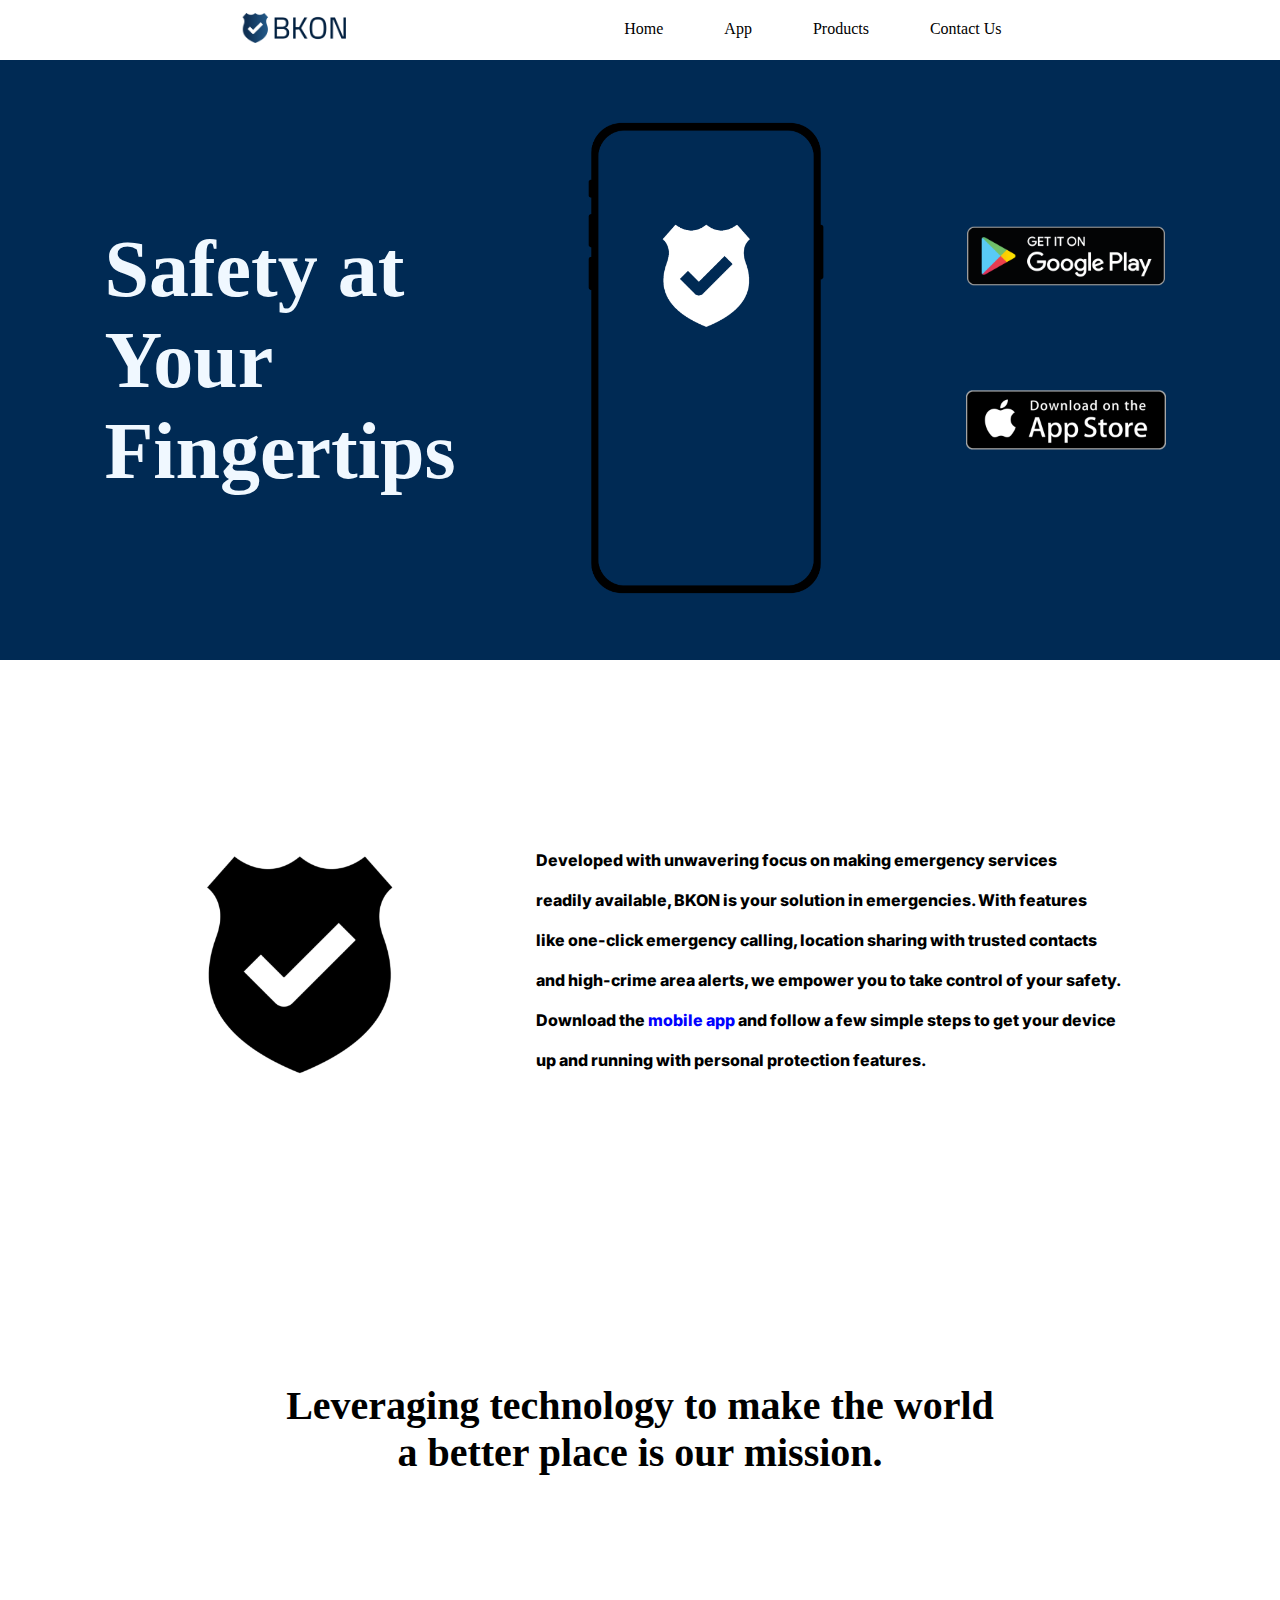
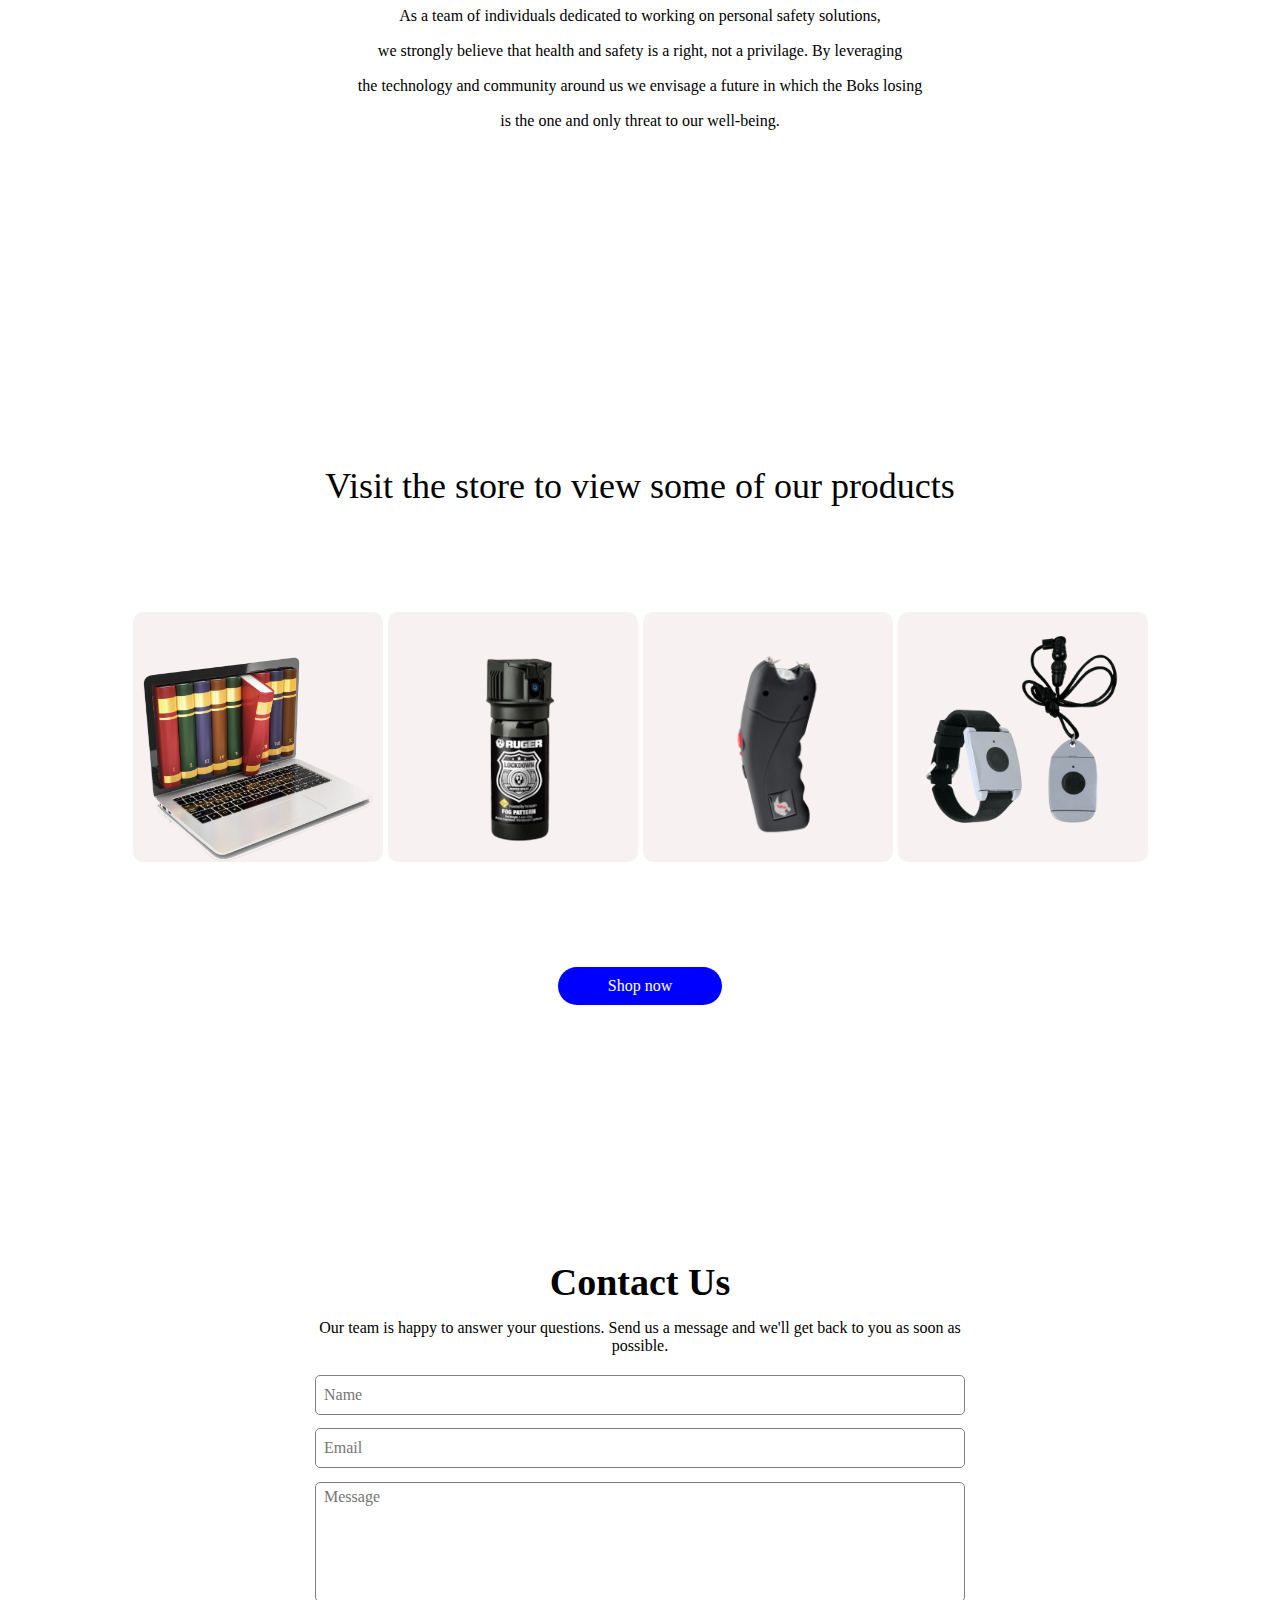
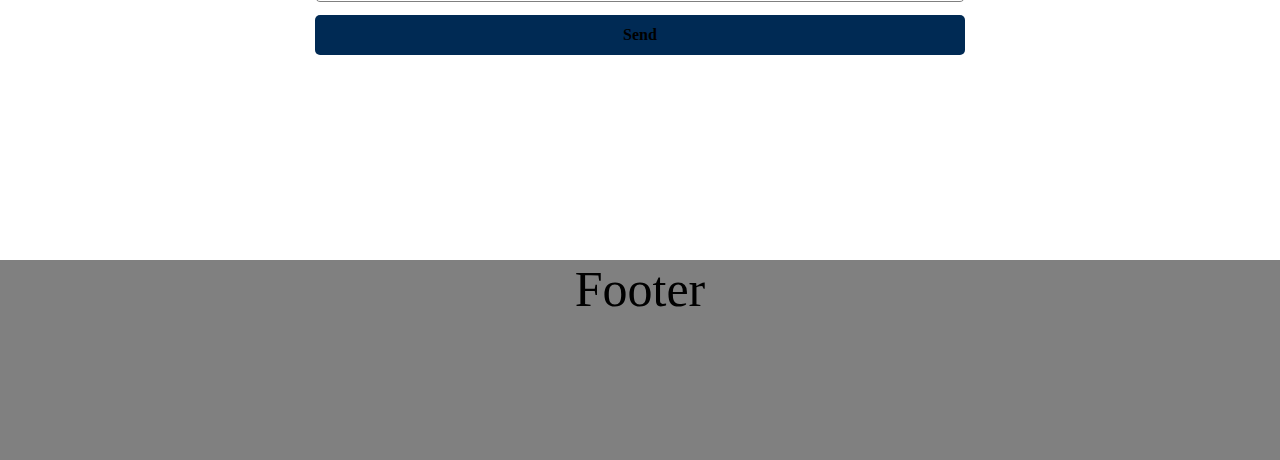
<file: Client side/index.html>
<!DOCTYPE html>
<html lang="en">
<head>
    <meta charset="UTF-8">
    <meta name="viewport" content="width=device-width, initial-scale=1.0">
    <link rel="stylesheet" href="reset.css">
    <link rel="stylesheet" href="main.css">
    <link rel="preconnect" href="https://fonts.googleapis.com">
    <link rel="preconnect" href="https://fonts.gstatic.com" crossorigin>
    <link href="https://fonts.googleapis.com/css2?family=Inter:wght@100..900&display=swap" rel="stylesheet">
    <title>BKON</title>
</head>
<body>
    <header id="header-main">
        <div class="logo">
            <a href="index.html"><img src="/assets/icons/bkon_logo_blue.png" alt="BKON logo"></a>
        </div>
        <nav class="navbar">
            <ul>
                <li class="navbar-home"><a href="index.html">Home</a></li>
                <li class="navbar-app"><a href="app.html">App</a></li>
                <li class="navbar-products"><a href="shop.html">Products</a></li>
                <li class="navbar-contact"><a href="index.html">Contact Us</a></li>
            </ul>
        </nav>
    </header>

    <main id="hero">
        <div class="hero-header">
            <h1>Safety at <br>Your <br>Fingertips</h1>
        </div>
        <div class="app-demo">
            <img src="/assets/icons/phone1.png" alt="Phone Demo">
        </div>
        <div id="download" class="app-stores">
            <div class="android-store"><a href="https://play.google.com/store/apps;"><img src="/assets/android_store.png" alt=""></a></div>
            <div class="apple-store"><a href="https://www.apple.com/app-store/"><img src="/assets/apple_store.png" alt=""></a></div>
        </div>
    </main>

    <section id="intro">
       <div class="intro-icon">
        <img src="/assets/icons/bkon_icon.png" alt="BKON Icon">
       </div>
       <div class="intro-section">
        <p>Developed with unwavering focus on making emergency services <br>readily available,
            BKON is your solution in emergencies. With features <br>like one-click emergency calling, location sharing with
            trusted contacts <br>and high-crime area alerts, we empower you to take control of your safety.
            <br>Download the <a href="#download">mobile app</a> and follow a few simple steps to get your device <br>up and running
            with personal protection features.
        </p>
       </div> 
    </section>

    <section id="mission">
        <div class="mission-statement">
            <h2>Leveraging technology to make the world
                <br> a better place is our mission.
            </h2>
        </div>
        <div class="mission-statement-about-us">
            <p> 
                As a team of individuals dedicated to working on personal safety
                solutions, <br>we strongly believe that health and safety is a right,
                not a privilage. By leveraging <br>the technology and community around us we envisage a future in which the Boks losing <br>is the one and only threat 
                to our well-being.
            </p>
        </div>
    </section>

    <section id="shop">
        <div class="shop-title">
            <h3>Visit the store to view some of our products</h3>
        </div>
        <div class="products">
            <div class="ebooks">
                <div class="ebooks-container">
                    <img src="/assets/icons/ebooks1.png" alt="eBooks">
                </div>
            </div>
            <div class="pepperspray">
                <div class="pepperspray-container">
                    <img src="/assets/icons/hotsauce1.png" alt="Pepperspray">
                </div>
            </div>
            <div class="stun-devices">
                <div class="stun-devices-container">
                    <img src="/assets/icons/taser1.png" alt="Stun devices">
                </div>
            </div>
            <div class="iot-devices">
                <div class="iot-devices-container">
                    <img src="/assets/icons/wearables1.png" alt="Wearables">
                </div>
            </div>
        </div>
        <div class="visit-shop"><a href="shop.html">Shop now</a></div>
    </section>

    <section id="contact-section">
        <div class="contact-section-header">
            <h4>Contact Us</h4>
            <p>Our team is happy to answer your questions. Send us a message and we'll get back to you as soon as possible.</p>
        </div>
        <div class="contact-form">
            <div class="contact-name"><input placeholder="Name"></div>
            <div class="contact-email"><input placeholder="Email"></div>
            <div class="contact-message"><input placeholder="Message"></div>
            <a><div class="contact-send">Send</div></a>
        </div>
    </section>

    <footer id="footer">
        <p>Footer</p>
    </footer>
    
</body>
</html>
</file>
<file: Client side/main.css>
:root {
    --white: #ffffff;
    --black: #000;
    --gray: #808080;
    --blue: #0000ff;
    --siteblue: #002a54;
    --darkgreen: #027202;
    --light: #f7f1f1;
}

body {
    background-color: var(--white);
}

a {
    cursor: pointer;
}

#header-main {
    display: flex;
    flex-direction: row;
    justify-content: space-evenly;
    height: 60px;
}

.logo {
    display: flex;
    width: fit-content;
    align-items: center;
    justify-self: cente;
}

.logo img {
    height: 30px;
    object-fit: cover;
    align-self: center;
}

.navbar {
    display: flex;
    height: 100%;
    justify-content: space-evenly;
    padding: 20px;

}

.navbar ul {
    display: flex;
    justify-content: space-evenly;
    gap: 25px;
}

.navbar ul li {
    display: inline;
    float: left;
}

.navbar ul li a{
    padding: 0 18px;
    color: var(--black);
    display: block;
    font-weight: 600px;
}

.navbar ul li a:hover{
    color: var(--blue);
}

.navbar ul li a.active {
    color: var(--blue);
}

#hero {
    width: 100%;
    height: 600px;
    background-color: var(--siteblue);
    display: flex;
    justify-content: center;
    align-items: center;
}

.hero-header h1 {
    color: #f0f8ff;
    font-size: 80px;
    font-weight: 600;
}

.app-demo img{
    height: 500px;
    object-fit: cover;
}

.app-stores {
    display: flex;
    flex-direction: column;
}

.android-store{
    width: fit-content;
}

.apple-store {
    margin-left: 10px;
}

.android-store img{
    height: 220px;
    object-fit: cover;
}

.apple-store img{
    height: 100px;
    object-fit: cover;
    margin-bottom: 100px;
}

/********* intro *********/

#intro {
    height: 600px;
    display: flex;
    flex-direction: row;
    justify-content: center;
    gap: 100px;
}

.intro-icon {
    display: flex;
    align-self: center;
}

.intro-icon img{
    height: 300px;
    object-fit: cover;
}

.intro-section {
    display: flex;
    align-self: center;
}

.intro-section p {
    line-height: 40px;
    font-weight: 800;
    font-family: Inter;
}

.intro-section a {
color: var(--blue);
}

.intro-section a:hover {
    color: var(--siteblue);
}

#mission {
    height: 600px;
    display: flex;
    flex-direction: column;
    justify-content: space-evenly;
    align-items: center;
}

.mission-statement h2 {
    font-size: 40px;
    text-align: center;
    font-weight: 700;
}

.mission-statement-about-us p {
    line-height: 35px;
    text-align: center;
    font-weight: 500;
}

/********* store section *********/

#shop {
    height: 800px;
    padding-top: 150px;
    display: flex;
    flex-direction: column;
    align-items: center;
    justify-content: space-evenly;
}

.products {
    height: 350px;
    display: flex;
    justify-content: center;
    align-items: center;
    gap: 5px;
}

.ebooks {
    height: 250px;
    width: 250px;
    background-color:var(--light);
    border-radius: 10px;
    object-fit: cover;
}


.pepperspray {
    height: 250px;
    width: 250px;
    background-color: var(--light);
    border-radius: 10px;
    object-fit: cover;
}

.stun-devices {
    display: flex;
    height: 250px;
    width: 250px;
    background-color:var(--light);
    border-radius: 10px;
    justify-content: center;
    object-fit: cover;
    padding-bottom: 20px;
}

.stun-devices img {
    margin-top: 35px;
    display: flex;
    height: 190px;
    align-self: center;
}

.iot-devices {
    height: 250px;
    width: 250px;
    background-color: var(--light);
    border-radius: 10px;
    object-fit: cover;
}

.visit-shop {
    padding: 10px 50px;
    background-color: var(--blue);
    border-radius: 30px;
    color: var(--white);
}

.visit-shop:hover {
    padding: 10px 50px;
    background-color: var(--darkgreen);
    color: var(--white);
    transition: 1s;
}

.shop-title h3 {
    font-size: 36px;
}


/******* contact section *******/

#contact-section {
    padding-top: 100px;
    height: 600px;
    display: flex;
    flex-direction: column;
    align-items: center;
    align-self: center;
}

.contact-section-header {
    text-align: center;
    width: 650px;
}

.contact-section-header h4{
    align-self: center;
    color: var(--black);
    font-size: 38px;
    font-weight: 550;
    padding: 100px 0 15px;
}



.contact-form {
    height: 300px;
    padding-top: 20px;
    display: flex;
    flex-direction: column;
    justify-content: space-between;
    text-align: center;
}

.contact-name {
    display: flex;
    flex-direction: column;
    justify-self: center;
    height: 40px;
    width: 650px;
    text-align: left;
    border-radius: 5px;
    justify-content: center;
    padding-left: 8px;
    font-weight: 300;
    color: var(--black);
    border: solid 0.5px gray;
}

.contact-email {
    display: flex;
    flex-direction: column;
    height: 40px;
    width: 650px;
    text-align: left;
    border-radius: 5px;
    justify-content: center;
    padding-left: 8px;
    font-weight: 300;
    color: var(--black);
    border: solid 0.5px gray;
}

.contact-message {
    height: 120px;
    width: 650px;
    text-align: left;
    border-radius: 5px;
    padding-left: 8px;
    padding-top: 5px;
    font-weight: 300;
    color: var(--black);
    border: solid 0.5px gray;
}

.contact-send {
    display: flex;
    flex-direction: column;
    justify-content: center;
    height: 40px;
    width: 650px;
    text-align: center;
    border-radius: 5px;
    font-weight: 600;
    color: var(--aliceblue);
    background-color: var(--siteblue);
}

.contact-send:hover {
    background-color: var(--stdblue);
    transition: 1s;
    color: var(--black);
}


#footer {
    margin-top: 200px;
    background-color: var(--gray);
    height: 200px;
}

#footer p {
    text-align: center;
    font-size: 50px;
}

/******** dynamic elements ********/

.hidden {
    opacity: 0;
    transition: all 1s;
}

.show {
    opacity: 1;
}
</file>
